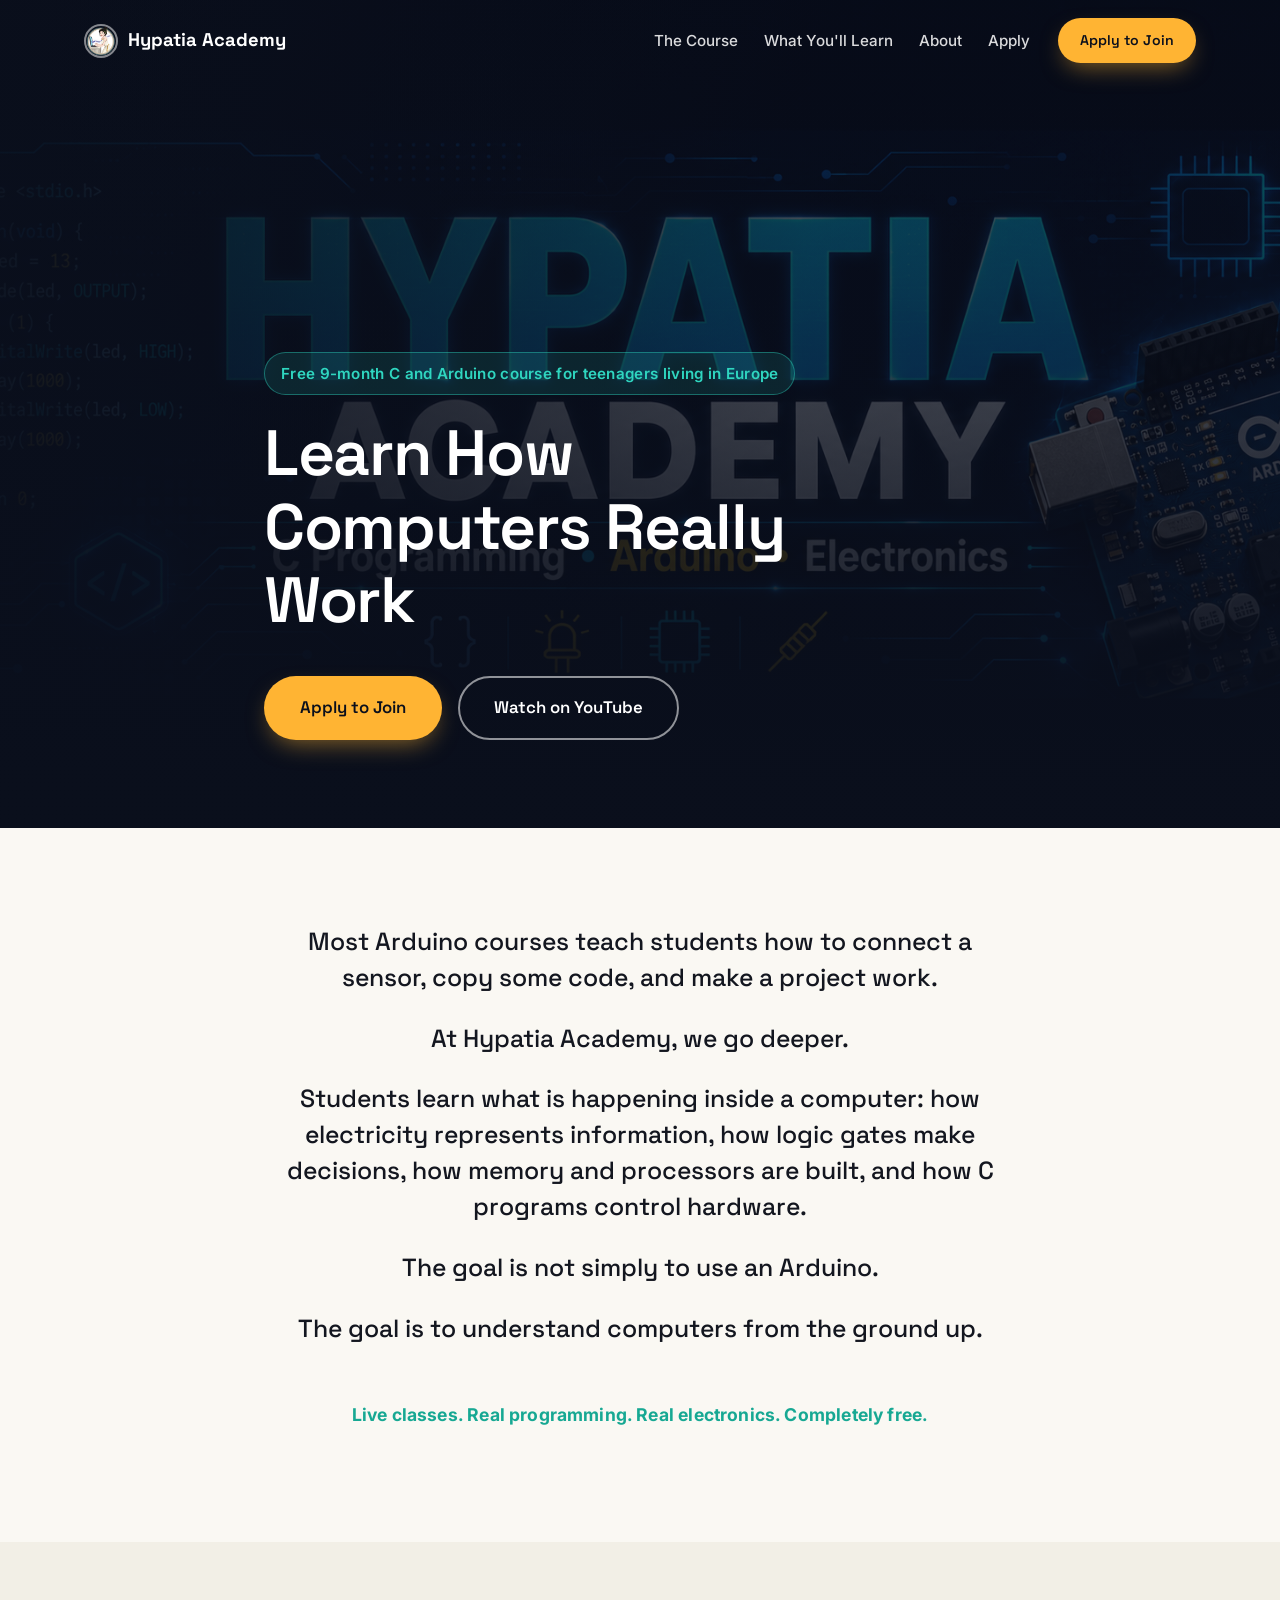
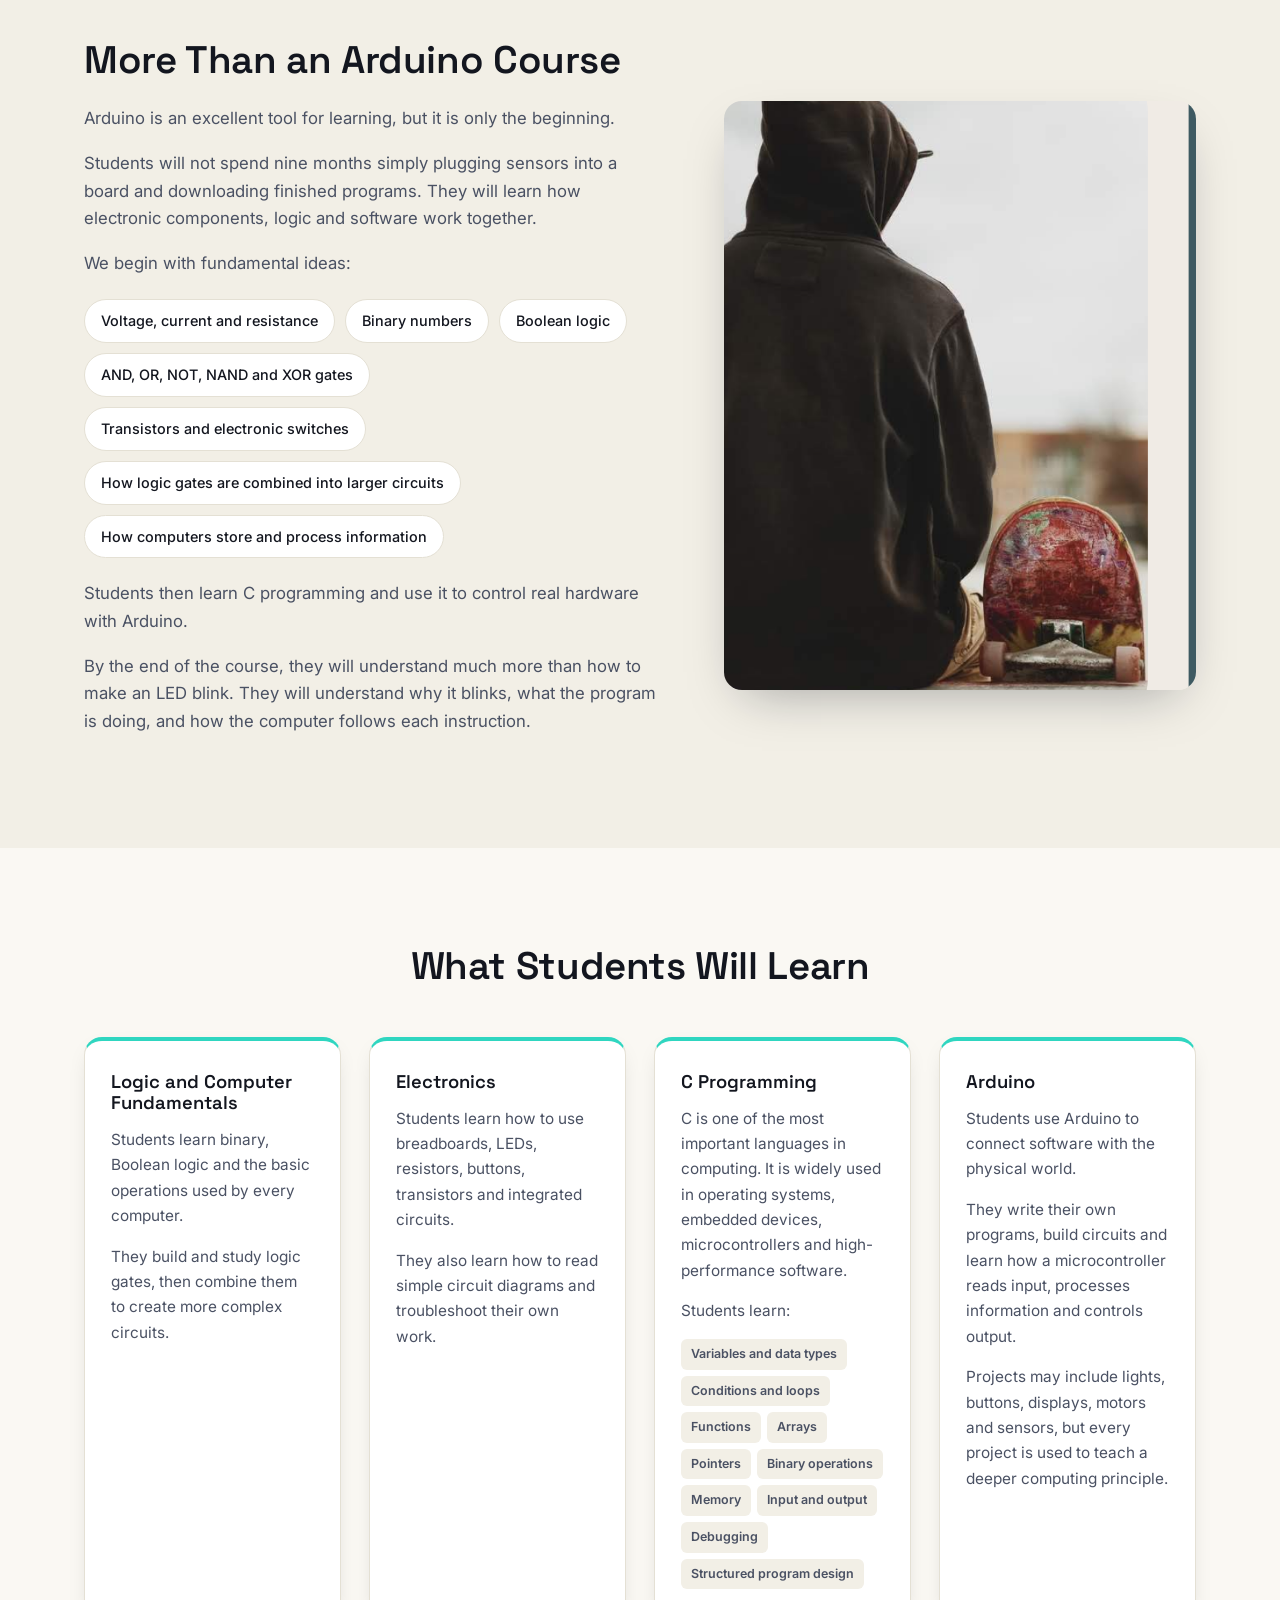
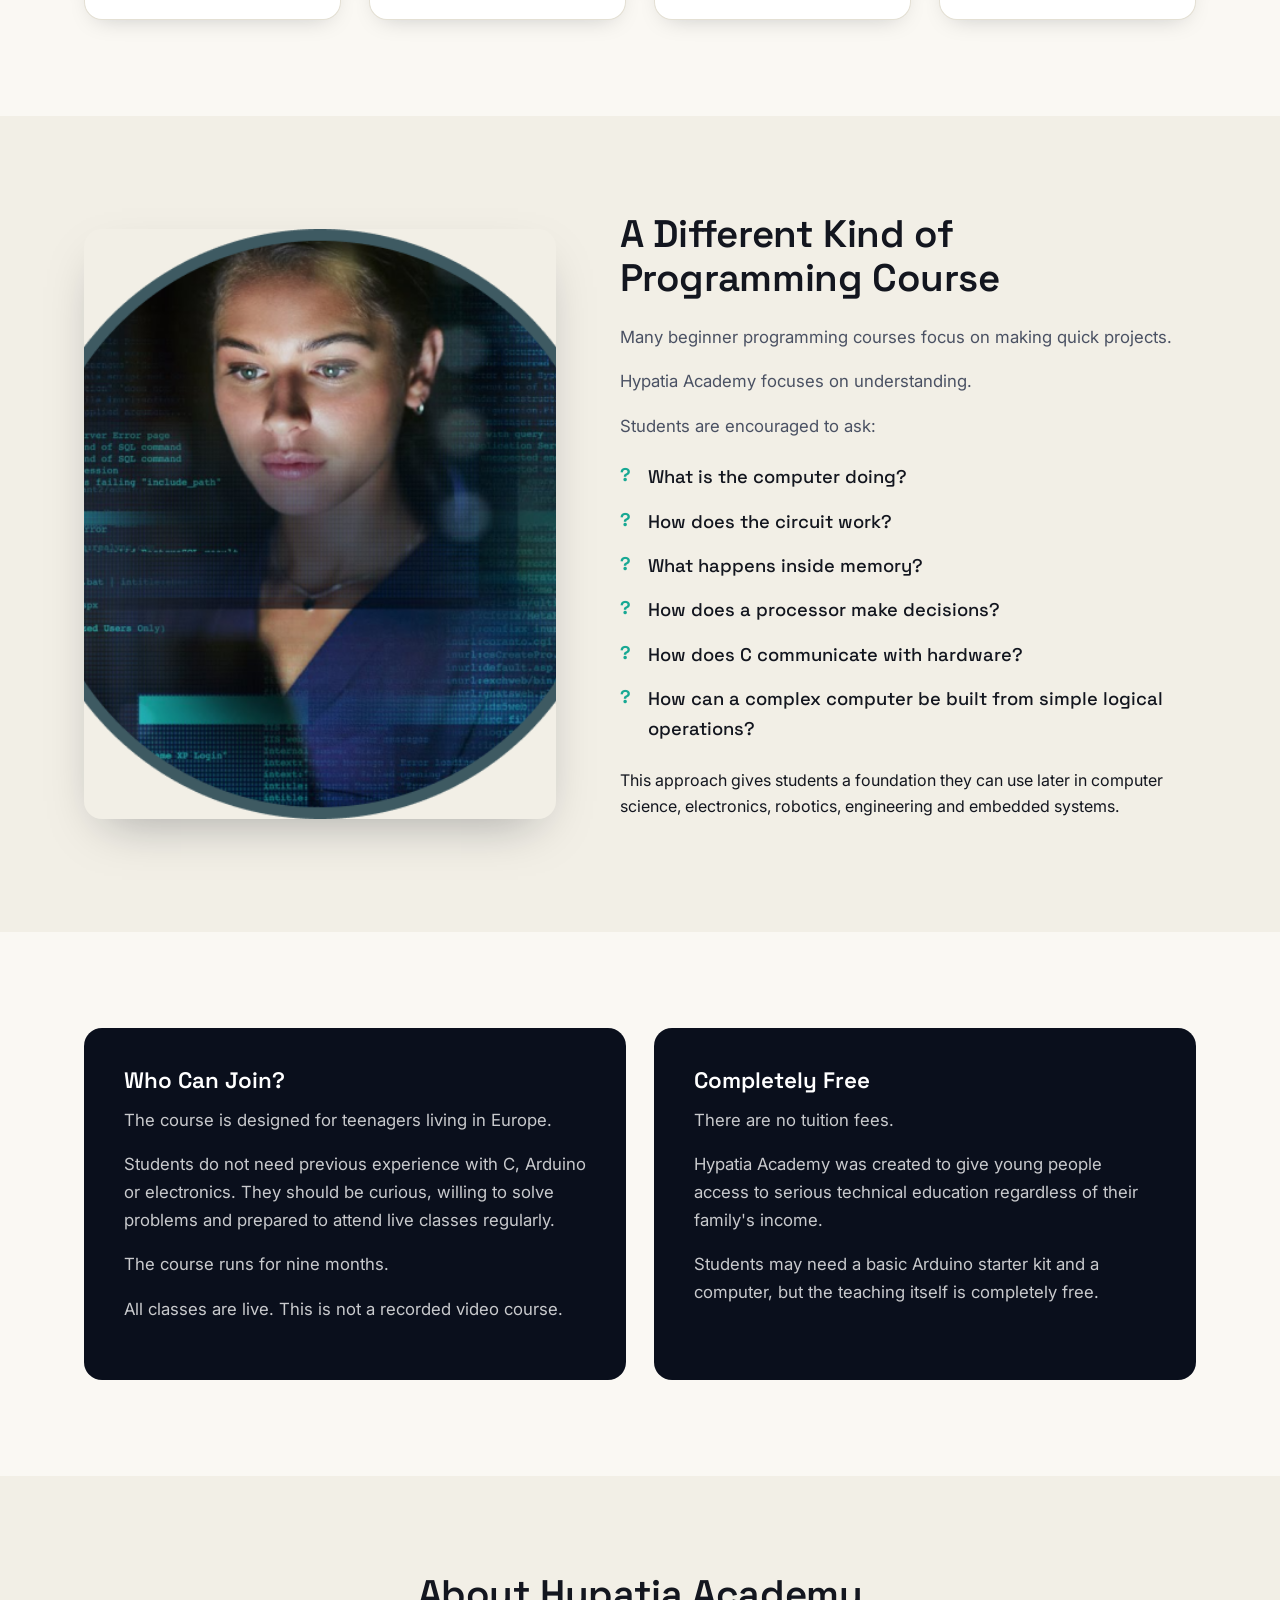
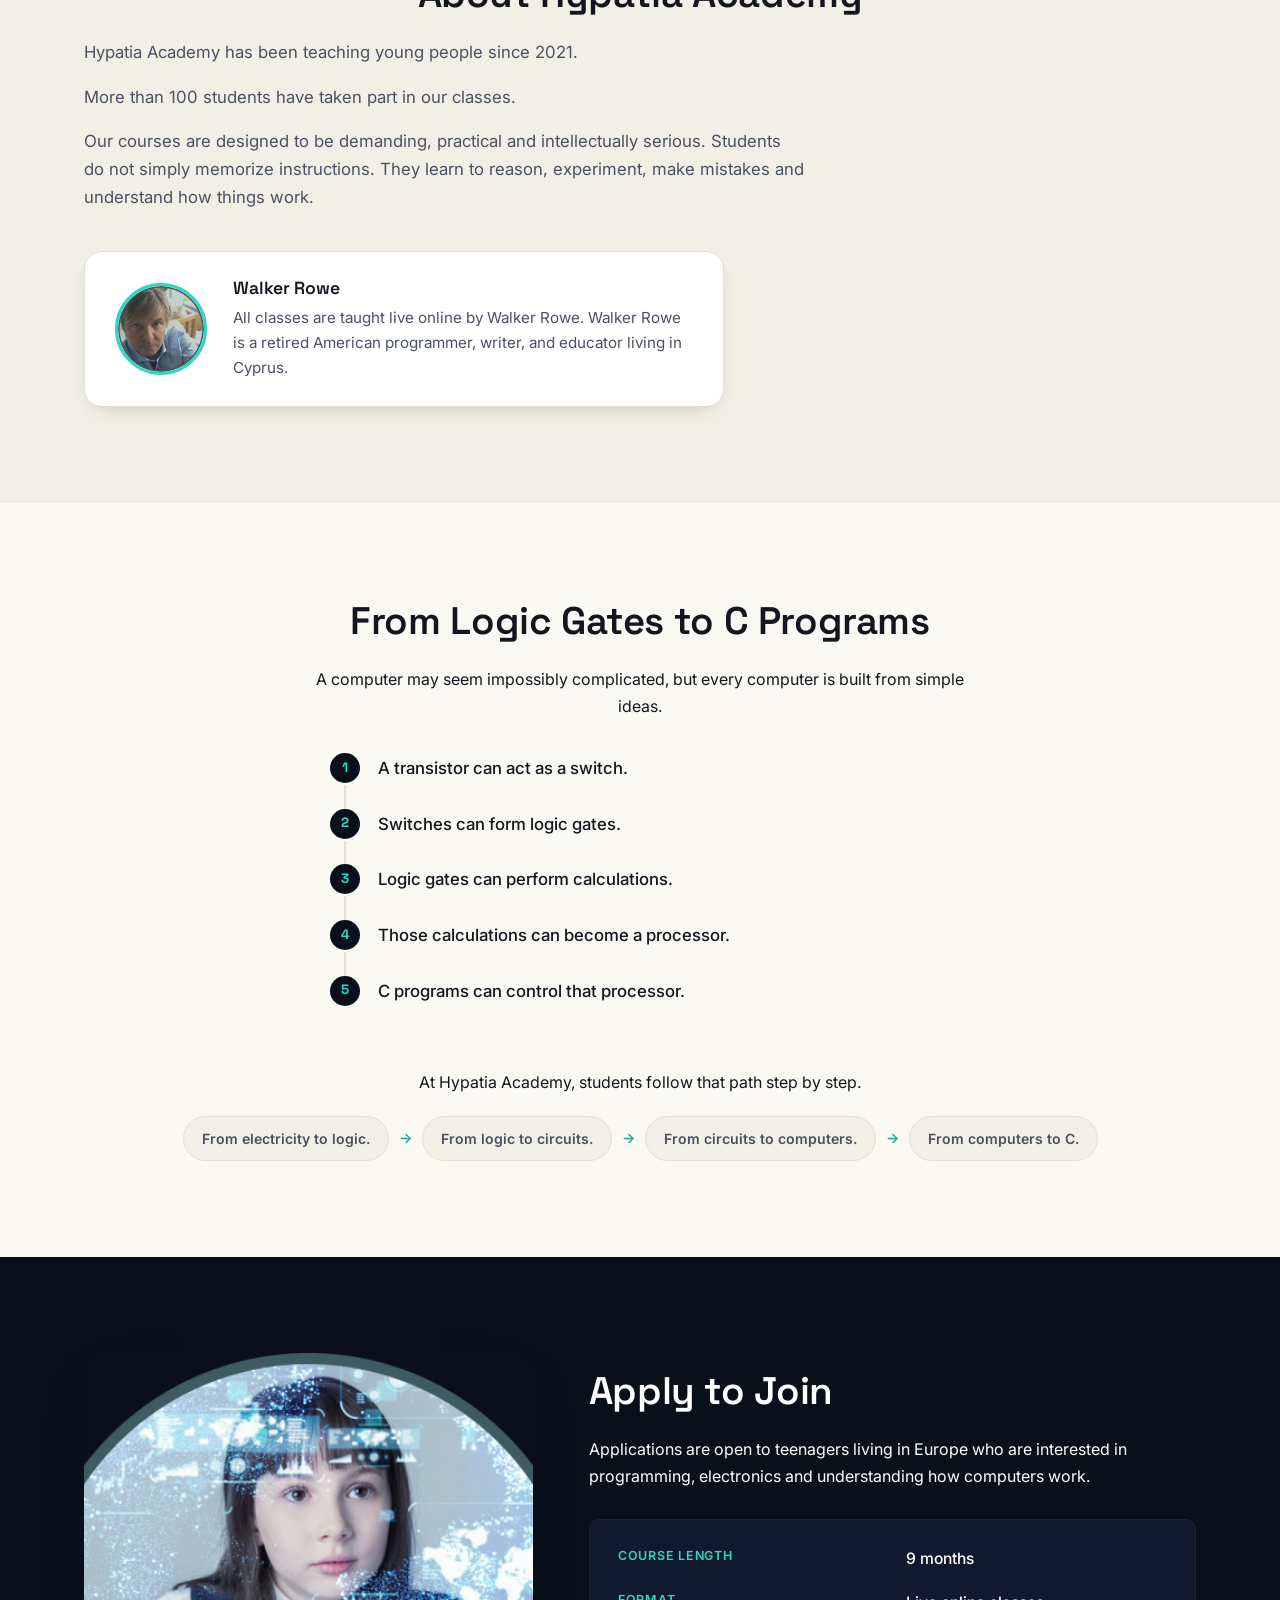
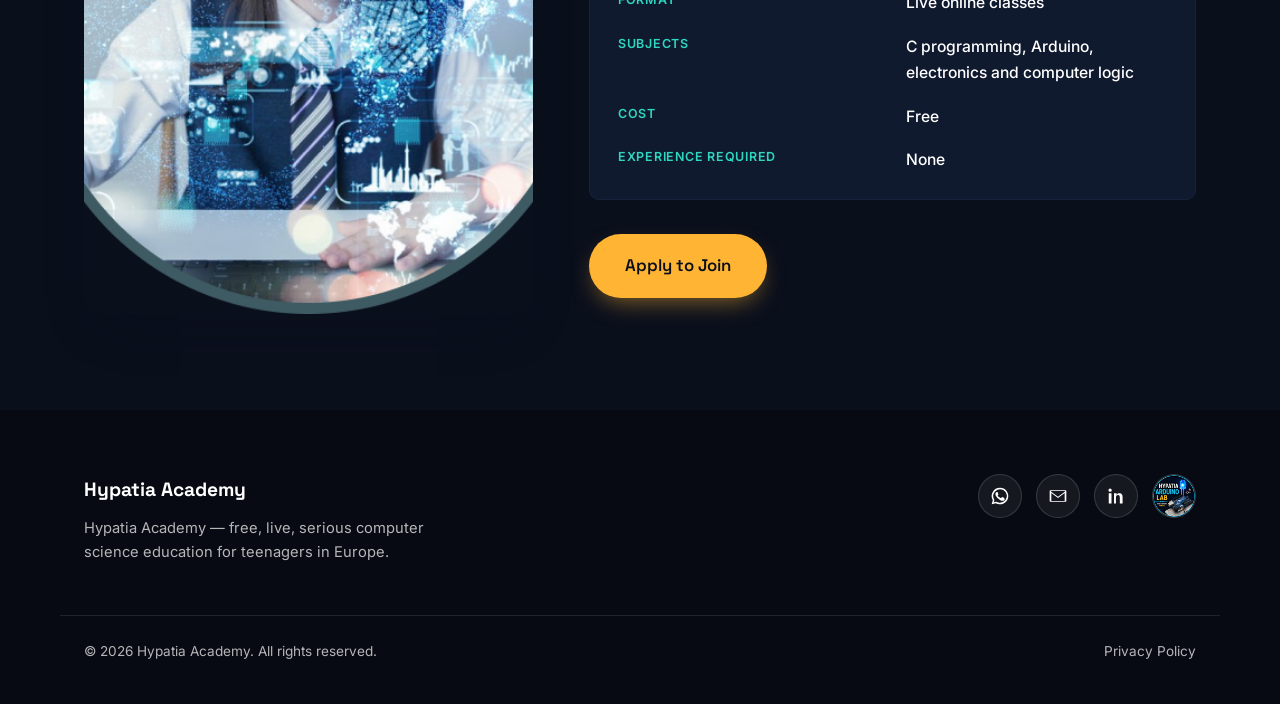
<file: index.html>
<!doctype html>
<html lang="en">
<head>
  <meta charset="utf-8">
  <meta name="viewport" content="width=device-width, initial-scale=1">
  <title>Hypatia Academy — Learn How Computers Really Work</title>
  <meta name="description" content="Free 9-month C and Arduino course for teenagers living in Europe. Live online classes taught by Walker Rowe.">
  <link rel="icon" href="img/hypatia.png">
  <link rel="preconnect" href="https://fonts.googleapis.com">
  <link rel="preconnect" href="https://fonts.gstatic.com" crossorigin>
  <link href="https://fonts.googleapis.com/css2?family=Space+Grotesk:wght@500;600;700&family=Inter:wght@400;500;600;700&display=swap" rel="stylesheet">
  <link rel="stylesheet" href="css/style.css">
</head>
<body>

  <header id="site-header">
    <nav class="nav container">
      <a class="brand" href="#top">
        <img src="img/hypatia.png" alt="" class="brand-icon">
        <span id="nav-brand"></span>
      </a>
      <button id="nav-toggle" class="nav-toggle" aria-label="Toggle navigation" aria-expanded="false">
        <span></span><span></span><span></span>
      </button>
      <div class="nav-collapse" id="nav-collapse">
        <ul id="nav-links" class="nav-links"></ul>
        <a id="nav-cta" class="btn btn-primary btn-sm" target="_blank" rel="noopener"></a>
      </div>
    </nav>
  </header>

  <main id="top">

    <section id="hero">
      <div class="hero-media">
        <img src="img/hypatia_banner.png" alt="Hypatia Academy students learning electronics and C programming">
      </div>
      <div class="hero-overlay"></div>
      <div class="hero-content container">
        <p id="hero-eyebrow" class="eyebrow reveal"></p>
        <h1 id="hero-title" class="reveal"></h1>
        <div class="hero-actions reveal">
          <a id="hero-cta-primary" class="btn btn-primary btn-lg" target="_blank" rel="noopener"></a>
          <a id="hero-cta-secondary" class="btn btn-ghost btn-lg" target="_blank" rel="noopener"></a>
        </div>
      </div>
    </section>

    <section id="intro" class="section">
      <div class="container intro-wrap">
        <div id="intro-paragraphs" class="intro-text reveal"></div>
        <p id="intro-tagline" class="tagline reveal"></p>
      </div>
    </section>

    <section id="course" class="section alt">
      <div class="container split">
        <div class="split-text reveal">
          <h2 id="arduino-title" class="section-title"></h2>
          <div id="arduino-intro" class="body-text"></div>
          <ul id="arduino-fundamentals" class="chip-list"></ul>
          <div id="arduino-closing" class="body-text"></div>
        </div>
        <div class="split-media reveal">
          <img src="img/teenager.png" alt="Teenager learning electronics and programming">
        </div>
      </div>
    </section>

    <section id="learn" class="section">
      <div class="container">
        <h2 id="learn-title" class="section-title center reveal"></h2>
        <div id="learn-cards" class="card-grid"></div>
      </div>
    </section>

    <section id="different" class="section alt">
      <div class="container split reverse">
        <div class="split-text reveal">
          <h2 id="different-title" class="section-title"></h2>
          <div id="different-intro" class="body-text"></div>
          <ul id="different-questions" class="question-list"></ul>
          <p id="different-closing" class="body-text"></p>
        </div>
        <div class="split-media reveal">
          <img src="img/girlcoder.png" alt="Student writing code">
        </div>
      </div>
    </section>

    <section id="info" class="section">
      <div class="container info-grid">
        <div class="info-card reveal">
          <h3 id="who-title"></h3>
          <div id="who-body" class="body-text"></div>
        </div>
        <div class="info-card reveal">
          <h3 id="free-title"></h3>
          <div id="free-body" class="body-text"></div>
        </div>
      </div>
    </section>

    <section id="about" class="section alt">
      <div class="container">
        <h2 id="about-title" class="section-title center reveal"></h2>
        <div id="about-body" class="body-text about-text reveal"></div>
        <div class="instructor-card reveal">
          <img id="instructor-photo" src="" alt="">
          <div>
            <h3 id="instructor-name"></h3>
            <p id="instructor-bio"></p>
          </div>
        </div>
      </div>
    </section>

    <section id="path" class="section">
      <div class="container">
        <h2 id="path-title" class="section-title center reveal"></h2>
        <p id="path-intro" class="body-text center reveal"></p>
        <ul id="path-steps" class="step-list reveal"></ul>
        <p id="path-closing" class="body-text center reveal"></p>
        <div id="path-flow" class="flow reveal"></div>
      </div>
    </section>

    <section id="apply" class="section cta-section">
      <div class="container apply-grid">
        <div class="apply-media reveal">
          <img src="img/girlcomputer.png" alt="Student learning at a computer">
        </div>
        <div class="apply-content reveal">
          <h2 id="apply-title" class="section-title"></h2>
          <p id="apply-intro" class="body-text"></p>
          <dl id="apply-details" class="details-grid"></dl>
          <a id="apply-cta" class="btn btn-primary btn-lg" target="_blank" rel="noopener"></a>
        </div>
      </div>
    </section>

  </main>

  <footer id="site-footer">
    <div class="container footer-grid">
      <div>
        <div class="brand" id="footer-brand"></div>
        <p id="footer-tagline" class="footer-tagline"></p>
      </div>
      <ul class="footer-contact" id="footer-contact"></ul>
    </div>
    <div class="container footer-bottom">
      <p id="footer-copyright"></p>
      <a id="footer-privacy" href="privacy.html"></a>
    </div>
  </footer>

  <script src="content.js"></script>
  <script src="js/main.js"></script>
</body>
</html>
</file>
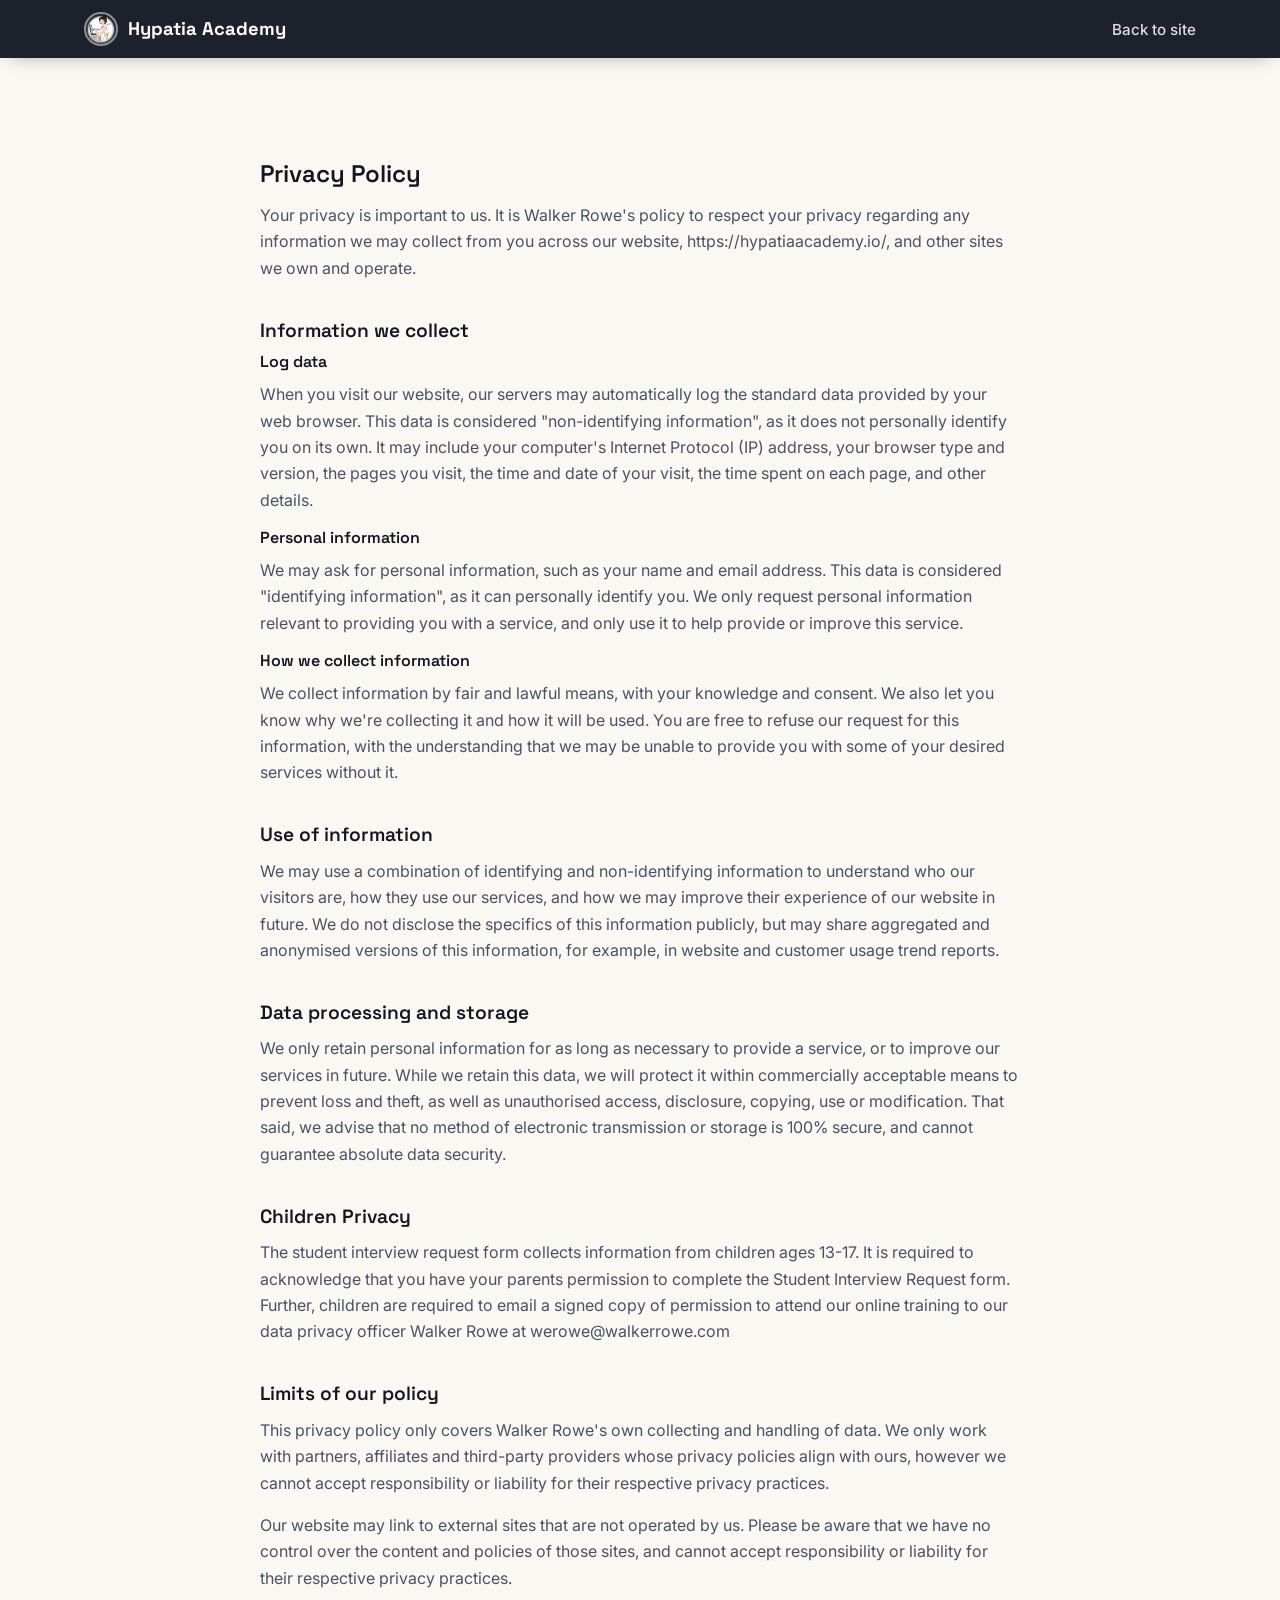
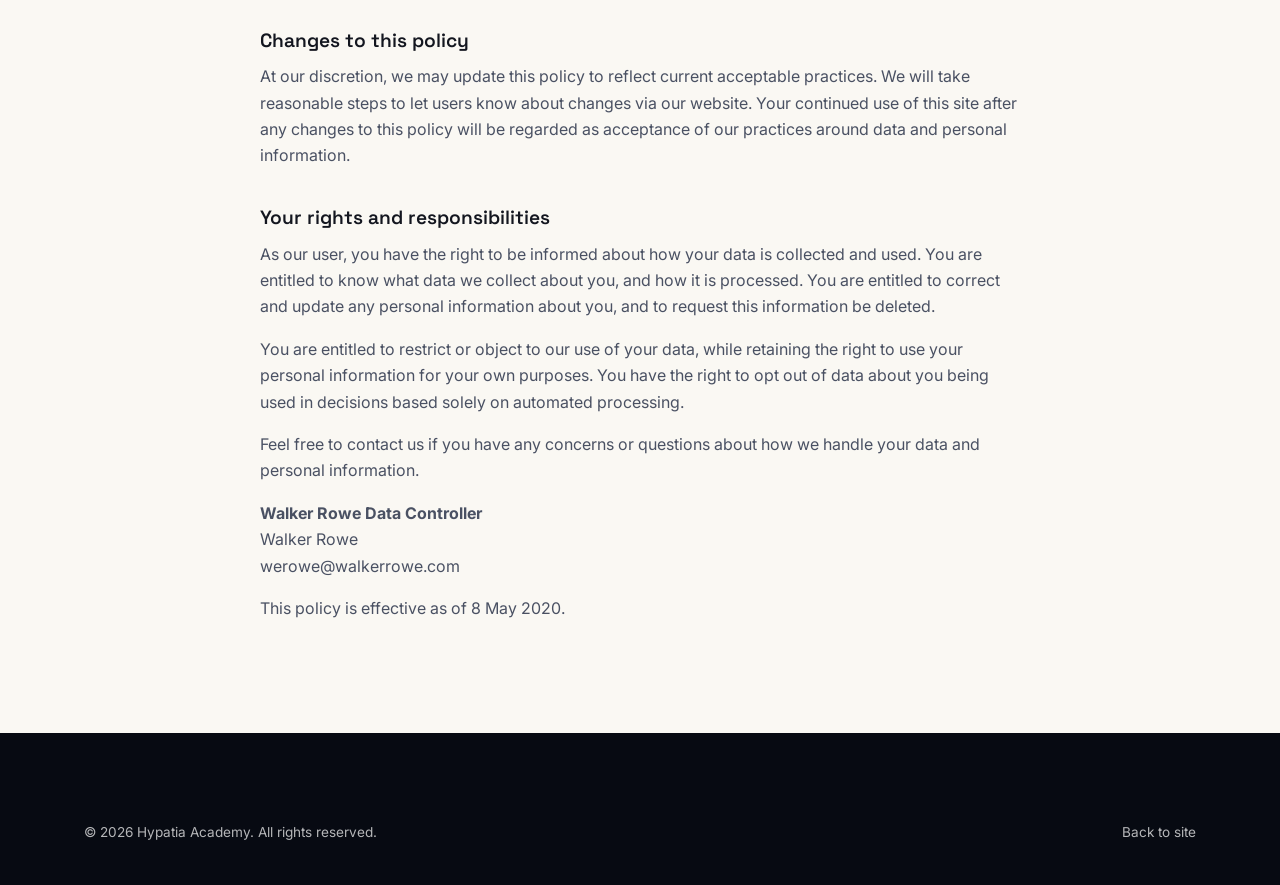
<file: privacy.html>
<!doctype html>
<html lang="en">
<head>
  <meta charset="utf-8">
  <meta name="viewport" content="width=device-width, initial-scale=1">
  <title>Privacy Policy — Hypatia Academy</title>
  <link rel="icon" href="img/hypatia.png">
  <link rel="preconnect" href="https://fonts.googleapis.com">
  <link rel="preconnect" href="https://fonts.gstatic.com" crossorigin>
  <link href="https://fonts.googleapis.com/css2?family=Space+Grotesk:wght@500;600;700&family=Inter:wght@400;500;600;700&display=swap" rel="stylesheet">
  <link rel="stylesheet" href="css/style.css">
  <style>
    .policy { padding: 160px 0 96px; max-width: 760px; }
    .policy h2 { margin-top: 0; }
    .policy h3 { margin-top: 2em; font-size: 1.2rem; }
    .policy p, .policy li { color: var(--ink-soft); font-size: 1rem; }
  </style>
</head>
<body>

  <header id="site-header" class="scrolled">
    <nav class="nav container">
      <a class="brand" href="index.html">
        <img src="img/hypatia.png" alt="" class="brand-icon">
        <span>Hypatia Academy</span>
      </a>
      <div class="nav-collapse">
        <ul class="nav-links"><li><a href="index.html">Back to site</a></li></ul>
      </div>
    </nav>
  </header>

  <main>
    <div class="container policy">
      <h2>Privacy Policy</h2>
      <p>Your privacy is important to us. It is Walker Rowe's policy to respect your privacy regarding any information we may collect from you across our website, <a href="https://hypatiaacademy.io/">https://hypatiaacademy.io/</a>, and other sites we own and operate.</p>

      <h3>Information we collect</h3>
      <h4>Log data</h4>
      <p>When you visit our website, our servers may automatically log the standard data provided by your web browser. This data is considered "non-identifying information", as it does not personally identify you on its own. It may include your computer's Internet Protocol (IP) address, your browser type and version, the pages you visit, the time and date of your visit, the time spent on each page, and other details.</p>
      <h4>Personal information</h4>
      <p>We may ask for personal information, such as your name and email address. This data is considered "identifying information", as it can personally identify you. We only request personal information relevant to providing you with a service, and only use it to help provide or improve this service.</p>
      <h4>How we collect information</h4>
      <p>We collect information by fair and lawful means, with your knowledge and consent. We also let you know why we're collecting it and how it will be used. You are free to refuse our request for this information, with the understanding that we may be unable to provide you with some of your desired services without it.</p>

      <h3>Use of information</h3>
      <p>We may use a combination of identifying and non-identifying information to understand who our visitors are, how they use our services, and how we may improve their experience of our website in future. We do not disclose the specifics of this information publicly, but may share aggregated and anonymised versions of this information, for example, in website and customer usage trend reports.</p>

      <h3>Data processing and storage</h3>
      <p>We only retain personal information for as long as necessary to provide a service, or to improve our services in future. While we retain this data, we will protect it within commercially acceptable means to prevent loss and theft, as well as unauthorised access, disclosure, copying, use or modification. That said, we advise that no method of electronic transmission or storage is 100% secure, and cannot guarantee absolute data security.</p>

      <h3>Children Privacy</h3>
      <p>The student interview request form collects information from children ages 13-17. It is required to acknowledge that you have your parents permission to complete the Student Interview Request form. Further, children are required to email a signed copy of permission to attend our online training to our data privacy officer Walker Rowe at werowe@walkerrowe.com</p>

      <h3>Limits of our policy</h3>
      <p>This privacy policy only covers Walker Rowe's own collecting and handling of data. We only work with partners, affiliates and third-party providers whose privacy policies align with ours, however we cannot accept responsibility or liability for their respective privacy practices.</p>
      <p>Our website may link to external sites that are not operated by us. Please be aware that we have no control over the content and policies of those sites, and cannot accept responsibility or liability for their respective privacy practices.</p>

      <h3>Changes to this policy</h3>
      <p>At our discretion, we may update this policy to reflect current acceptable practices. We will take reasonable steps to let users know about changes via our website. Your continued use of this site after any changes to this policy will be regarded as acceptance of our practices around data and personal information.</p>

      <h3>Your rights and responsibilities</h3>
      <p>As our user, you have the right to be informed about how your data is collected and used. You are entitled to know what data we collect about you, and how it is processed. You are entitled to correct and update any personal information about you, and to request this information be deleted.</p>
      <p>You are entitled to restrict or object to our use of your data, while retaining the right to use your personal information for your own purposes. You have the right to opt out of data about you being used in decisions based solely on automated processing.</p>
      <p>Feel free to contact us if you have any concerns or questions about how we handle your data and personal information.</p>
      <p><strong>Walker Rowe Data Controller</strong><br>
      Walker Rowe<br>
      werowe@walkerrowe.com</p>
      <p>This policy is effective as of 8 May 2020.</p>
    </div>
  </main>

  <footer id="site-footer">
    <div class="container footer-bottom">
      <p>© <span id="year"></span> Hypatia Academy. All rights reserved.</p>
      <a href="index.html">Back to site</a>
    </div>
  </footer>

  <script>document.getElementById("year").textContent = new Date().getFullYear();</script>
</body>
</html>
</file>
<file: css/style.css>
/* ============================================================
   Hypatia Academy — stylesheet
   ============================================================ */

:root {
  --navy: #0a0f1c;
  --navy-2: #101a2e;
  --navy-3: #16233d;
  --paper: #faf8f3;
  --paper-2: #f2efe6;
  --ink: #13161f;
  --ink-soft: #4a5163;
  --line: #e4e0d4;
  --accent: #2fd6c0;
  --accent-dark: #17a893;
  --amber: #ffb433;
  --amber-dark: #e69511;
  --white: #ffffff;

  --font-display: "Space Grotesk", "Inter", system-ui, sans-serif;
  --font-body: "Inter", system-ui, -apple-system, sans-serif;

  --radius: 18px;
  --radius-sm: 10px;
  --shadow: 0 20px 50px -20px rgba(10, 15, 28, 0.35);
  --shadow-sm: 0 8px 24px -12px rgba(10, 15, 28, 0.25);
}

* { box-sizing: border-box; }
html { scroll-behavior: smooth; }

body {
  margin: 0;
  font-family: var(--font-body);
  color: var(--ink);
  background: var(--paper);
  line-height: 1.65;
  -webkit-font-smoothing: antialiased;
}

img { max-width: 100%; display: block; }

h1, h2, h3, h4 {
  font-family: var(--font-display);
  font-weight: 600;
  line-height: 1.15;
  margin: 0 0 0.6em;
  color: var(--ink);
}

p { margin: 0 0 1em; }
ul { margin: 0; padding: 0; list-style: none; }
a { color: inherit; text-decoration: none; }

.container {
  width: 100%;
  max-width: 1160px;
  margin: 0 auto;
  padding: 0 24px;
}

.section { padding: 96px 0; }
.section.alt { background: var(--paper-2); }

.section-title {
  font-size: clamp(1.7rem, 3vw, 2.4rem);
  letter-spacing: -0.01em;
}
.section-title.center { text-align: center; }

.body-text p { color: var(--ink-soft); font-size: 1.05rem; }
.body-text.center { max-width: 680px; margin: 0 auto 1em; text-align: center; }

/* -------------------- Buttons -------------------- */
.btn {
  display: inline-flex;
  align-items: center;
  gap: 8px;
  font-family: var(--font-display);
  font-weight: 600;
  border-radius: 999px;
  padding: 13px 28px;
  font-size: 0.98rem;
  border: 2px solid transparent;
  cursor: pointer;
  transition: transform 0.15s ease, box-shadow 0.15s ease, background 0.15s ease, color 0.15s ease;
  white-space: nowrap;
}
.btn:hover { transform: translateY(-2px); }

.btn-primary {
  background: var(--amber);
  color: var(--navy);
  box-shadow: 0 10px 24px -8px rgba(255, 180, 51, 0.55);
}
.btn-primary:hover { background: var(--amber-dark); }

.btn-ghost {
  background: transparent;
  border-color: rgba(255, 255, 255, 0.55);
  color: var(--white);
}
.btn-ghost:hover { background: rgba(255, 255, 255, 0.12); }

.btn-lg { padding: 16px 34px; font-size: 1.05rem; }
.btn-sm { padding: 9px 20px; font-size: 0.88rem; }

/* -------------------- Header / nav -------------------- */
#site-header {
  position: fixed;
  top: 0; left: 0; right: 0;
  z-index: 100;
  padding: 18px 0;
  transition: background 0.25s ease, padding 0.25s ease, box-shadow 0.25s ease;
}
#site-header.scrolled {
  background: rgba(10, 15, 28, 0.92);
  backdrop-filter: blur(10px);
  padding: 12px 0;
  box-shadow: 0 6px 20px -10px rgba(0,0,0,0.4);
}

.nav {
  display: flex;
  align-items: center;
  justify-content: space-between;
  gap: 24px;
}

.brand {
  display: flex;
  align-items: center;
  gap: 10px;
  font-family: var(--font-display);
  font-weight: 700;
  font-size: 1.15rem;
  color: var(--white);
}
.brand-icon {
  width: 34px; height: 34px;
  border-radius: 50%;
  object-fit: cover;
  border: 2px solid rgba(255,255,255,0.5);
}

.nav-collapse {
  display: flex;
  align-items: center;
  gap: 28px;
}

.nav-links {
  display: flex;
  gap: 26px;
}
.nav-links a {
  color: rgba(255,255,255,0.85);
  font-weight: 500;
  font-size: 0.95rem;
  transition: color 0.15s ease;
}
.nav-links a:hover { color: var(--accent); }

.nav-toggle {
  display: none;
  flex-direction: column;
  justify-content: center;
  gap: 5px;
  width: 40px; height: 40px;
  background: transparent;
  border: none;
  cursor: pointer;
}
.nav-toggle span {
  display: block;
  height: 2px;
  background: var(--white);
  border-radius: 2px;
}

/* -------------------- Hero -------------------- */
#hero {
  position: relative;
  min-height: 92vh;
  display: flex;
  align-items: flex-end;
  overflow: hidden;
  background: var(--navy);
}
.hero-media {
  position: absolute;
  inset: 0;
}
.hero-media img {
  width: 100%;
  height: 100%;
  object-fit: cover;
  opacity: 0.55;
}
.hero-overlay {
  position: absolute;
  inset: 0;
  background:
    linear-gradient(0deg, rgba(10,15,28,0.98) 5%, rgba(10,15,28,0.55) 55%, rgba(10,15,28,0.35) 100%),
    linear-gradient(100deg, rgba(10,15,28,0.9) 0%, rgba(10,15,28,0.15) 60%);
}
.hero-content {
  position: relative;
  padding-top: 160px;
  padding-bottom: 88px;
  max-width: 800px;
}
.eyebrow {
  display: inline-block;
  color: var(--accent);
  font-weight: 600;
  font-size: 0.95rem;
  letter-spacing: 0.02em;
  background: rgba(47, 214, 192, 0.12);
  border: 1px solid rgba(47, 214, 192, 0.4);
  padding: 8px 16px;
  border-radius: 999px;
  margin-bottom: 22px;
}
#hero-title {
  color: var(--white);
  font-size: clamp(2.4rem, 5.5vw, 4rem);
  letter-spacing: -0.02em;
  max-width: 14ch;
}
.hero-actions {
  display: flex;
  gap: 16px;
  flex-wrap: wrap;
  margin-top: 32px;
}

/* -------------------- Intro -------------------- */
.intro-wrap { max-width: 780px; text-align: center; margin: 0 auto; }
.intro-text p {
  font-family: var(--font-display);
  font-size: clamp(1.2rem, 2.4vw, 1.55rem);
  color: var(--ink);
  font-weight: 500;
  line-height: 1.45;
}
.tagline {
  margin-top: 28px;
  display: inline-block;
  font-weight: 700;
  color: var(--accent-dark);
  font-size: 1.1rem;
  letter-spacing: 0.01em;
}

/* -------------------- Split sections -------------------- */
.split {
  display: grid;
  grid-template-columns: 1.1fr 0.9fr;
  gap: 64px;
  align-items: center;
}
.split.reverse { grid-template-columns: 0.9fr 1.1fr; }
.split.reverse .split-media { order: -1; }

.split-media img {
  border-radius: var(--radius);
  box-shadow: var(--shadow);
  width: 100%;
  aspect-ratio: 4 / 5;
  object-fit: cover;
}

.chip-list {
  display: flex;
  flex-wrap: wrap;
  gap: 10px;
  margin: 22px 0;
}
.chip-list li {
  background: var(--white);
  border: 1px solid var(--line);
  padding: 9px 16px;
  border-radius: 999px;
  font-size: 0.9rem;
  font-weight: 500;
  color: var(--ink);
}

.question-list {
  margin: 22px 0;
  display: flex;
  flex-direction: column;
  gap: 14px;
}
.question-list li {
  font-family: var(--font-display);
  font-size: 1.15rem;
  font-weight: 500;
  color: var(--ink);
  padding-left: 28px;
  position: relative;
}
.question-list li::before {
  content: "?";
  position: absolute;
  left: 0;
  top: -2px;
  color: var(--accent-dark);
  font-weight: 700;
}

/* -------------------- Card grid -------------------- */
.card-grid {
  display: grid;
  grid-template-columns: repeat(auto-fit, minmax(240px, 1fr));
  gap: 28px;
  margin-top: 48px;
}
.learn-card {
  background: var(--white);
  border: 1px solid var(--line);
  border-top: 4px solid var(--accent);
  border-radius: var(--radius);
  padding: 30px 26px;
  box-shadow: var(--shadow-sm);
  transition: transform 0.2s ease, box-shadow 0.2s ease;
}
.learn-card:hover { transform: translateY(-6px); box-shadow: var(--shadow); }
.learn-card h3 {
  font-size: 1.15rem;
  margin-bottom: 14px;
}
.learn-card p { color: var(--ink-soft); font-size: 0.96rem; }
.learn-card .item-tags {
  display: flex;
  flex-wrap: wrap;
  gap: 6px;
  margin-top: 12px;
}
.learn-card .item-tags span {
  background: var(--paper-2);
  color: var(--ink-soft);
  font-size: 0.78rem;
  font-weight: 600;
  padding: 5px 10px;
  border-radius: 6px;
}

/* -------------------- Info grid -------------------- */
.info-grid {
  display: grid;
  grid-template-columns: repeat(auto-fit, minmax(280px, 1fr));
  gap: 28px;
}
.info-card {
  background: var(--navy);
  color: var(--white);
  border-radius: var(--radius);
  padding: 40px;
}
.info-card h3 {
  color: var(--white);
  font-size: 1.4rem;
}
.info-card .body-text p { color: rgba(255,255,255,0.78); }

/* -------------------- About -------------------- */
.about-text { max-width: 720px; }
.instructor-card {
  margin-top: 40px;
  display: flex;
  align-items: center;
  gap: 26px;
  background: var(--white);
  border: 1px solid var(--line);
  border-radius: var(--radius);
  padding: 26px 30px;
  max-width: 640px;
  box-shadow: var(--shadow-sm);
}
.instructor-card img {
  width: 92px; height: 92px;
  border-radius: 50%;
  object-fit: cover;
  flex-shrink: 0;
  border: 3px solid var(--accent);
}
.instructor-card h3 { margin-bottom: 6px; font-size: 1.1rem; }
.instructor-card p { margin: 0; color: var(--ink-soft); font-size: 0.95rem; }

/* -------------------- Path / steps -------------------- */
.step-list {
  counter-reset: step;
  max-width: 620px;
  margin: 36px auto;
  display: flex;
  flex-direction: column;
  gap: 0;
}
.step-list li {
  position: relative;
  padding: 0 0 28px 48px;
  font-size: 1.05rem;
  color: var(--ink);
  font-weight: 500;
}
.step-list li::before {
  content: counter(step);
  counter-increment: step;
  position: absolute;
  left: 0; top: -2px;
  width: 30px; height: 30px;
  border-radius: 50%;
  background: var(--navy);
  color: var(--accent);
  font-family: var(--font-display);
  font-weight: 700;
  font-size: 0.85rem;
  display: flex;
  align-items: center;
  justify-content: center;
}
.step-list li::after {
  content: "";
  position: absolute;
  left: 14px; top: 30px;
  width: 2px; height: calc(100% - 20px);
  background: var(--line);
}
.step-list li:last-child::after { display: none; }

.flow {
  display: flex;
  flex-wrap: wrap;
  justify-content: center;
  gap: 10px;
  margin-top: 20px;
}
.flow span {
  background: var(--paper-2);
  border: 1px solid var(--line);
  padding: 10px 18px;
  border-radius: 999px;
  font-weight: 600;
  font-size: 0.88rem;
  color: var(--ink-soft);
}
.flow span.arrow {
  background: transparent;
  border: none;
  color: var(--accent-dark);
  padding: 10px 0;
}

/* -------------------- Apply / CTA -------------------- */
.cta-section {
  background: var(--navy);
  color: var(--white);
}
.apply-grid {
  display: grid;
  grid-template-columns: 0.85fr 1.15fr;
  gap: 56px;
  align-items: center;
}
.apply-media img {
  border-radius: var(--radius);
  box-shadow: var(--shadow);
  aspect-ratio: 4 / 5;
  object-fit: cover;
}
.apply-content .section-title { color: var(--white); }
.apply-content .body-text p { color: rgba(255,255,255,0.75); }

.details-grid {
  display: grid;
  grid-template-columns: repeat(2, 1fr);
  gap: 18px 28px;
  margin: 30px 0 34px;
  padding: 26px 28px;
  background: var(--navy-2);
  border: 1px solid var(--navy-3);
  border-radius: var(--radius-sm);
}
.details-grid dt {
  font-size: 0.78rem;
  text-transform: uppercase;
  letter-spacing: 0.06em;
  color: var(--accent);
  font-weight: 600;
  margin-bottom: 4px;
}
.details-grid dd {
  margin: 0;
  font-weight: 500;
  color: var(--white);
  font-size: 0.98rem;
}

/* -------------------- Footer -------------------- */
#site-footer {
  background: #070a12;
  color: rgba(255,255,255,0.7);
  padding: 64px 0 28px;
}
.footer-grid {
  display: flex;
  flex-wrap: wrap;
  justify-content: space-between;
  align-items: flex-start;
  gap: 32px;
  padding-bottom: 36px;
  border-bottom: 1px solid rgba(255,255,255,0.1);
}
.footer-grid .brand {
  font-family: var(--font-display);
  font-weight: 700;
  font-size: 1.2rem;
  color: var(--white);
  margin-bottom: 10px;
}
.footer-tagline { max-width: 360px; font-size: 0.92rem; }

.footer-contact {
  display: flex;
  gap: 14px;
  flex-wrap: wrap;
}
.footer-contact a {
  width: 44px; height: 44px;
  border-radius: 50%;
  background: rgba(255,255,255,0.06);
  border: 1px solid rgba(255,255,255,0.15);
  display: flex;
  align-items: center;
  justify-content: center;
  overflow: hidden;
  transition: background 0.15s ease, transform 0.15s ease;
}
.footer-contact a:hover { background: var(--accent); transform: translateY(-3px); }
.footer-contact svg { width: 20px; height: 20px; fill: var(--white); }
.footer-contact img { width: 100%; height: 100%; border-radius: 50%; object-fit: cover; }

.footer-bottom {
  display: flex;
  justify-content: space-between;
  flex-wrap: wrap;
  gap: 10px;
  padding-top: 24px;
  font-size: 0.85rem;
}
.footer-bottom a:hover { color: var(--accent); }

/* -------------------- Reveal-on-scroll -------------------- */
.reveal {
  opacity: 0;
  transform: translateY(24px);
  transition: opacity 0.7s ease, transform 0.7s ease;
}
.reveal.in-view {
  opacity: 1;
  transform: translateY(0);
}

/* -------------------- Responsive -------------------- */
@media (max-width: 880px) {
  .split, .split.reverse { grid-template-columns: 1fr; gap: 36px; }
  .split.reverse .split-media { order: 0; }
  .apply-grid { grid-template-columns: 1fr; }
  .apply-media { max-width: 340px; margin: 0 auto; }
  .details-grid { grid-template-columns: 1fr; }
}

@media (max-width: 720px) {
  .nav-toggle { display: flex; }
  .nav-collapse {
    position: fixed;
    top: 68px; right: 16px; left: 16px;
    background: rgba(10, 15, 28, 0.97);
    border-radius: var(--radius-sm);
    flex-direction: column;
    align-items: flex-start;
    padding: 22px;
    gap: 20px;
    transform: translateY(-12px);
    opacity: 0;
    pointer-events: none;
    transition: opacity 0.2s ease, transform 0.2s ease;
  }
  .nav-collapse.open {
    transform: translateY(0);
    opacity: 1;
    pointer-events: auto;
  }
  .nav-links { flex-direction: column; gap: 16px; }
  .section { padding: 68px 0; }
  .hero-content { padding-top: 130px; padding-bottom: 64px; }
  .instructor-card { flex-direction: column; text-align: center; }
}
</file>
